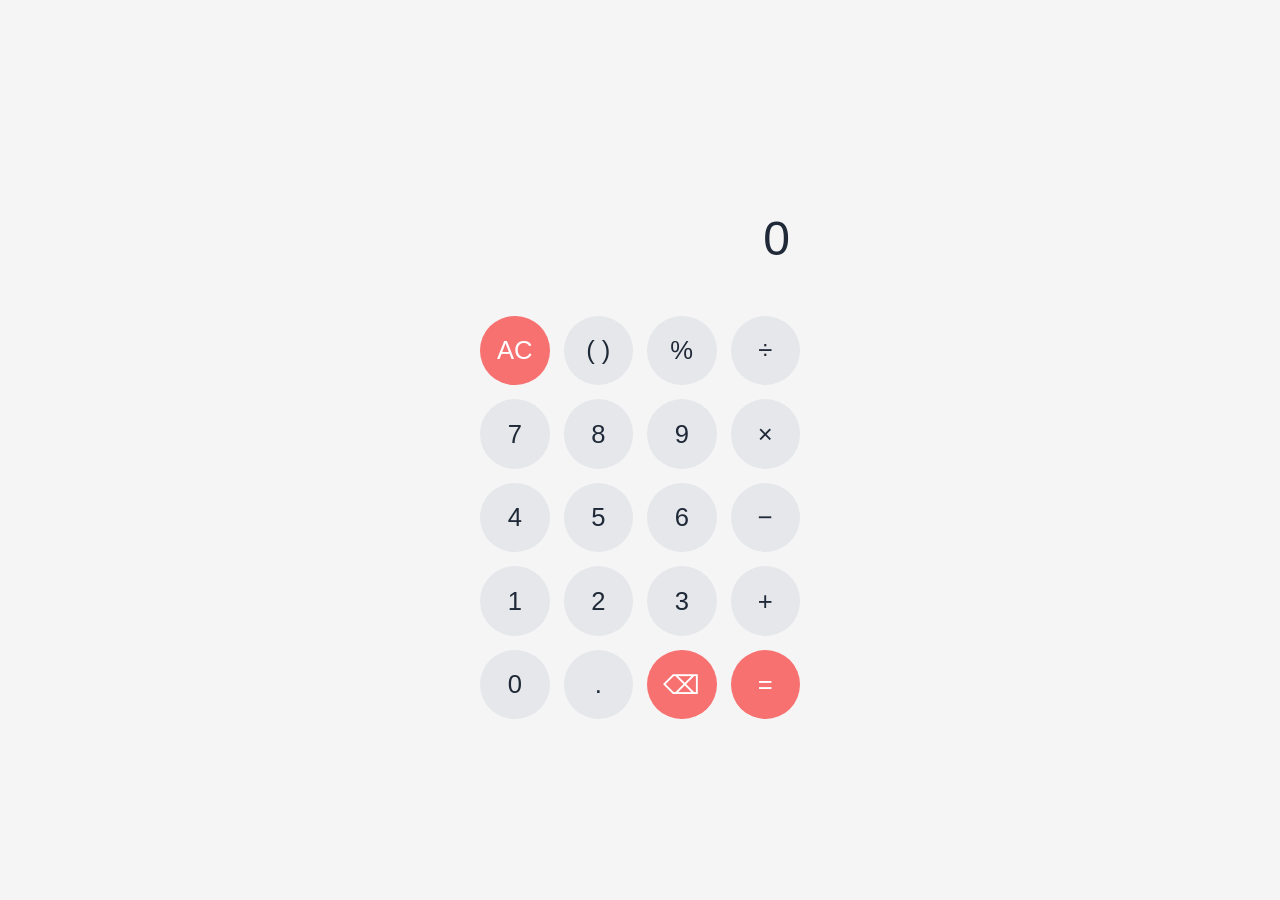
<file: calculator/index.html>
<!DOCTYPE html>
<html lang="en">
<head>
    <meta charset="UTF-8">
    <meta name="viewport" content="width=device-width, initial-scale=1.0">
    <title>Calculator</title>
    <link rel="stylesheet" href="calculator.css">
</head>
<body>

    <main class="calculator">

        <div class="display">
            <span id="display" aria-live="polite">0</span>
        </div>

        <div class="buttons" role="group" aria-label="Calculator buttons">

            <button type="button" class="btn btn-clear" data-action="clear">AC</button>
            <button type="button" class="btn btn-operator" data-action="parens">( )</button>
            <button type="button" class="btn btn-operator" data-value="%">%</button>
            <button type="button" class="btn btn-operator" data-value="/">÷</button>

            <button type="button" class="btn" data-value="7">7</button>
            <button type="button" class="btn" data-value="8">8</button>
            <button type="button" class="btn" data-value="9">9</button>
            <button type="button" class="btn btn-operator" data-value="*">× </button>

            <button type="button" class="btn" data-value="4">4</button>
            <button type="button" class="btn" data-value="5">5</button>
            <button type="button" class="btn" data-value="6">6</button>
            <button type="button" class="btn btn-operator" data-value="-">−</button>

            <button type="button" class="btn" data-value="1">1</button>
            <button type="button" class="btn" data-value="2">2</button>
            <button type="button" class="btn" data-value="3">3</button>
            <button type="button" class="btn btn-operator" data-value="+">+</button>

            <button type="button" class="btn" data-value="0">0</button>
            <button type="button" class="btn" data-value=".">.</button>
            <button type="button" class="btn btn-clear" data-action="delete">⌫</button>
            <button type="button" class="btn btn-equals" data-action="equals">=</button>

        </div>

    </main>

    <script src="calculator.js"></script>
</body>
</html>
</file>
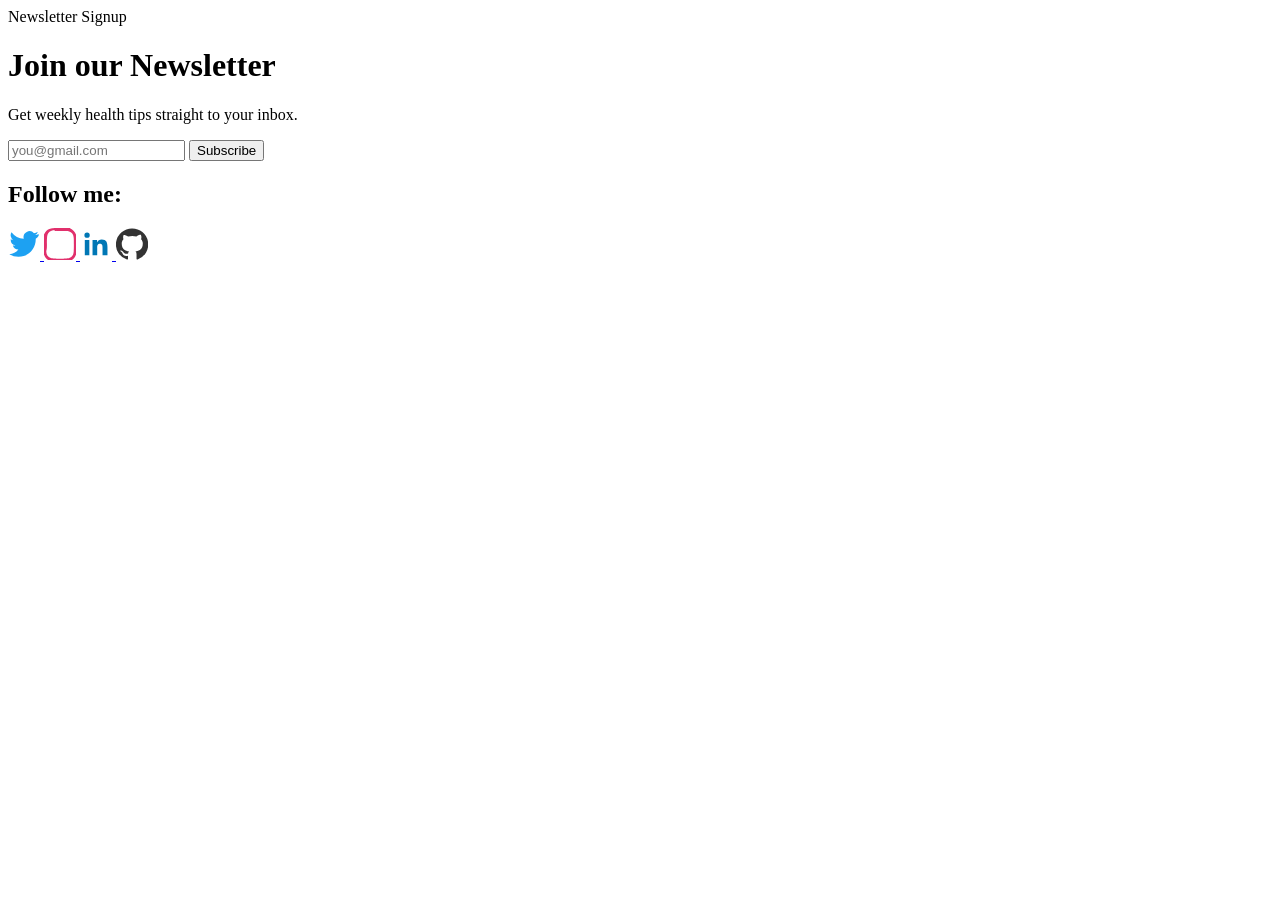
<file: NewsLetterSignupForm/newsletter-Signup.html>
<!DOCTYPE html>
<html lang="en">
    <head>
        <meta charset="UTF-8">
        <meta name="viewpoint" content="width=device-width, initial-scale=1">
        <tittle>Newsletter Signup</tittle>
    </head>
    <body>
        <div>
        <h1> Join our Newsletter</h1>
        <p> Get weekly health tips straight to your inbox.</p>

        <form action="https://formspree.io/f/" method="post">
            <input type="email" name="email" placeholder="you@gmail.com" required>
            <button type="submit"> Subscribe</button>
    </form>
</div>

<footer>

    <h2>Follow me:</h2>


    <a href="https://x.com/Amarachizita464" target="_blank" rel="noopener noreferrer">
      <svg xmlns="http://www.w3.org/2000/svg" width="32" height="32" viewBox="0 0 24 24" fill="#1DA1F2">
        <path d="M23 4.5c-.8.4-1.7.6-2.6.8a4.5 4.5 0 0 0 2-2.5c-.9.5-1.9.9-2.9 1.1a4.5 4.5 0 0 0-7.7 4.1A12.8 12.8 0 0 1 2.6 3.1a4.5 4.5 0 0 0 1.4 6 4.4 4.4 0 0 1-2-.6v.1a4.5 4.5 0 0 0 3.6 4.4 4.5 4.5 0 0 1-2 .1 4.5 4.5 0 0 0 4.2 3.1A9.1 9.1 0 0 1 1 19.6a12.8 12.8 0 0 0 6.9 2c8.3 0 12.9-6.9 12.9-12.9v-.6c.9-.6 1.6-1.4 2.2-2.3z"/>
      </svg>
    </a>

    <a href="https://www.facebook.com/NurseZita7083" target="_blank" rel="noopener noreferrer">
      <svg xmlns="http://www.w3.org/2000/svg" width="32" height="32" viewBox="0 0 24 24" fill="#E1306C">
        <path d="M12 2.2c3.2 0 3.6 0 4.9.1 1.2.1 2 .3 2.4.5.6.2 1 .5 1.5 1 .4.4.7.8 1 1.5.2.4.4 1.2.5 2.4.1 1.3.1 1.7.1 4.9s0 3.6-.1 4.9c-.1 1.2-.3 2-.5 2.4-.2.6-.5 1-1 1.5-.4.4-.8.7-1.5 1-.4.2-1.2.4-2.4.5-1.3.1-1.7.1-4.9.1s-3.6 0-4.9-.1c-1.2-.1-2-.3-2.4-.5-.6-.2-1-.5-1.5-1-.4-.4-.7-.8-1-1.5-.2-.4-.4-1.2-.5-2.4C2.2 15.6 2.2 15.2 2.2 12s0-3.6.1-4.9c.1-1.2.3-2 .5-2.4.2-.6.5-1 1-1.5.4-.4.8-.7 1.5-1 .4-.2 1.2-.4 2.4-.5C8.4 2.2 8.8 2.2 12 2.2M12 0C8.7 0 8.3 0 7 .1 5.7.1 4.8.3 4 .7c-.9.3-1.6.8-2.3 1.5C1 2.9.6 3.6.2 4.5-.2 5.3-.4 6.2-.4 7.5-.5 8.8-.5 9.2-.5 12.5s0 3.7.1 5c.1 1.3.2 2.2.6 3 .3.9.8 1.6 1.5 2.3.7.7 1.4 1.2 2.3 1.5.8.4 1.7.5 3 .6 1.3.1 1.7.1 5 .1s3.7 0 5-.1c1.3-.1 2.2-.2 3-.6.9-.3 1.6-.8 2.3-1.5.7-.7 1.2-1.4 1.5-2.3.4-.8.5-1.7.6-3 .1-1.3.1-1.7.1-5s0-3.7-.1-5c-.1-1.3-.2-2.2-.6-3-.3-.9-.8-1.6-1.5-2.3C21.1.9 20.4.5 19.5.1 18.7-.3 17.8-.4 16.5-.5 15.2-.5 14.8-.5 12-.5z"/>
      </svg>
    </a>

    <a href="https://linkedin.com/in/amarachi-zitalovelyn-379a7b238" target="_blank" rel="noopener noreferrer">
      <svg xmlns="http://www.w3.org/2000/svg"width="32" height="32" viewBox="0 0 24 24" fill="#0077B5">
        <path d="M20.4 20.4h-3.5v-5.6c0-1.3 0-3-1.9-3s-2.1 1.4-2.1 2.9v5.7H9.4V9h3.4v1.6h.1c.5-.9 1.6-1.9 3.4-1.9 3.6 0 4.3 2.4 4.3 5.5v6.2zM5.3 7.4a2 2 0 1 1 0-4 2 2 0 0 1 0 4zM7 20.4H3.6V9H7v11.4z"/>
      </svg>
    </a>

    <a href="https://github.com/AmarachiZitalovelyn" target="_blank" rel="noopener noreferrer">
      <svg xmlns="http://www.w3.org/2000/svg" width="32" height="32" viewBox="0 0 24 24" fill="#333">
        <path d="M12 .3a12 12 0 0 0-3.8 23.4c.6.1.8-.3.8-.6v-2.2c-3.3.7-4-1.6-4-1.6-.6-1.4-1.4-1.7-1.4-1.7-1.1-.8.1-.8.1-.8 1.2.1 1.9 1.3 1.9 1.3 1.1 1.8 2.8 1.3 3.5 1 .1-.8.4-1.3.7-1.6-2.7-.3-5.5-1.3-5.5-5.9 0-1.3.5-2.4 1.3-3.2-.1-.3-.6-1.5.1-3.2 0 0 1-.3 3.4 1.2a11.6 11.6 0 0 1 6.2 0c2.4-1.6 3.4-1.2 3.4-1.2.7 1.7.2 2.9.1 3.2.8.8 1.3 1.9 1.3 3.2 0 4.6-2.8 5.6-5.5 5.9.4.4.8 1.1.8 2.2v3.3c0 .3.2.7.8.6A12 12 0 0 0 12 .3z"/>
      </svg>
    </a>
  </footer>


</body>
</html>
</file>
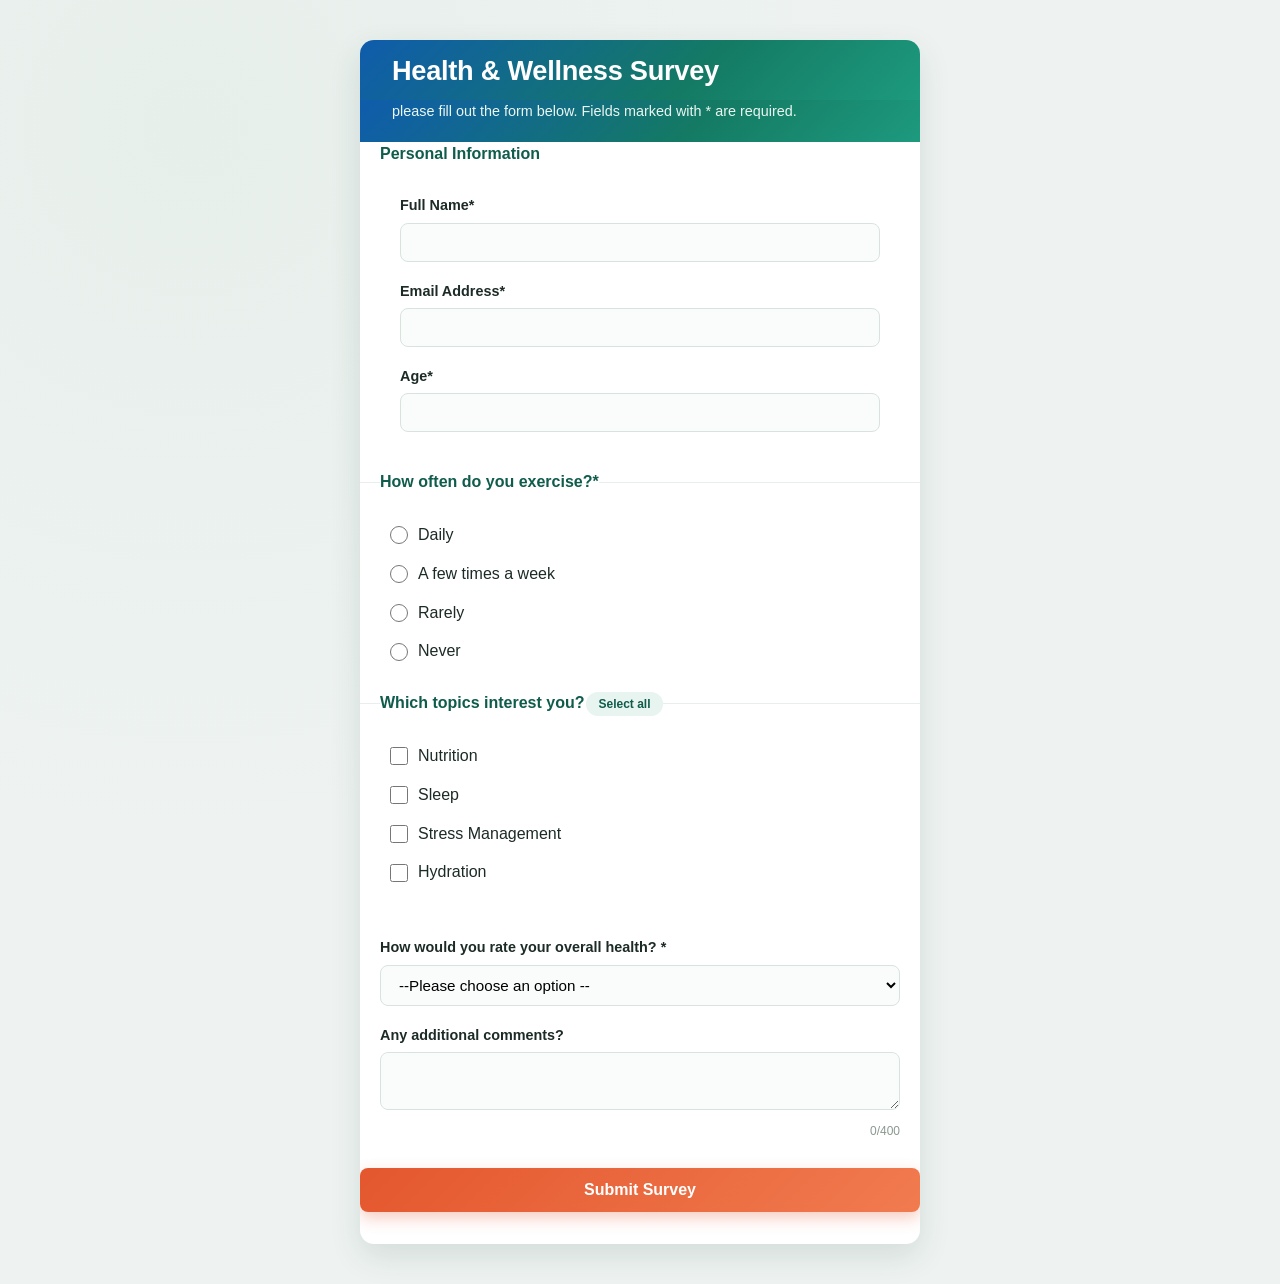
<file: SurveyForm/Surveyform.html>
<!DOCTYPE html>
<html lang="en">
    <head>
        <meta charset="utf-8">
        <meta name="viewpoint" content="width=device-width, initialscale=1">
        <title> Health and Wellness Survey </title>
        <link rel="stylesheet" href="stylesheet/style.css">
    </head>
    <body>

            <form class="survey-form" action="https://formspree.io/f/xzezrjkr" method="post" novalidate>
                <div class="survey-container">

            <h1 class="survey-title"> Health & Wellness Survey </h1>
            <p  class="survey-subtitle"> please fill out the form below. Fields marked with * are required.</p>

            <fieldset class="form-section"> 
            <legend> Personal Information</legend>

            <div class="form-field">
                <label for="fullname"> Full Name* </label>
            <input class="text-input" type="text" id="full-name" name="full-name"  required maxilength="20">
            <span class="error-message">Please enter your name.</span>
            </div>

            <div class="form-field">
                <label for="email address"> Email Address* </label>
            <input class="text-input" type="test" id="email-address" name="email-address" required>
            <span class="error-message">Please enter your valid email.</span>
            </div>


            <div class="form-field">
                <label for="age"> Age* </label>
            <input class="text-input" for="age" id="age" name="age" min="15" maxi="120"> 
            </div>
            </fieldset>

        <fieldset class="form-section">
        <legend> How often do you exercise?* </legend>

        <div class="radio-group">
        <input class="radio-input" type="radio" id="exercise-daily" name="exercise" value="daily" required>
        <label for="exercise-daily"> Daily</label>
        </div>

            <div class="radio-group">
            <input  class="radio-input" type="radio" id="exercise-weekly" name="exercise" value="weekly">
            <label for="exercise-weekly"> A few times a week</label>
            </div>

        <div class="radio-group">
        <input class="radio-input" type="radio" id="exercise-rarely" name="exercise" value="rarely">
        <label for="exercise-rarely"> Rarely</label>
        </div>

            <div class="radio-group">
            <input class="radio-input" type="radio" id="exercise-never" name="exercise" value="never">
            <label for exercise-never> Never</label>
            </div>
            <span class="error-message" id="exercise-error">Please choose an option</span>
        </fieldset>

        <fieldset class="form-section">
            <legend>
                Which topics interest you?
                <button type="button" class="select-all-btn" id="select-all-btn"> Select all</button> 
            </legend>

            <div class="checkbox-group">
            <input class="checkbox-input" type="checkbox" id="topic-nutrition" name="topic" value="nutrition">
            <label for topic-nutrition> Nutrition</label>
            </div>

            <div class="checkbox-group">
            <input class="checkbox-input" type="checkbox" id="topic-sleep" name="topic" value="sleep">
            <label for="topic-sleep"> Sleep</label>
            </div>

            <div class="checkbox-group">
            <input class="checkbox-input" type="checkbox" id="topic-stress" name="topic" value="stress">
            <label for="topic-strss"> Stress Management</label>
            </div>

            <div class="checkbox-group">
            <input class="checkbox-input" type="checkbox" id="topic-hydration" name="topic" vale="hydration"> 
            <label for="topic-hydration"> Hydration</label>
            </div>
        </fieldset> 

        <div class="form-field">
        <label for="rating"> How would you rate your overall health? *</label>
        <select class="select-input" id="rating" name="rating" required>
            <option value="">--Please choose an option --</option>
            <option value="excellent"> Excellent</option>
            <option value="good"> Good </option>
            <option value="fair"> Fair </option>
            <option value="poor"> Poor</option>
        </select>
        <span class="error-message">Please pick a rating.</span>
        </div>

        <div class="form-field">
        <label for="comments"> Any additional comments?</label>
        <textarea class="textarea-input" id="comments" name="comments" row="40" col="40" maxlength="400"></textarea>
        <span class="char-counter" id="char-counter">0/400</span>
        </div>

        <button class="submit-btn" type="submit"> Submit Survey</button>
        </form>
        <p class="success-message" id="success-message">Thanks - your response was recorded.</p>
        </div>
        <script src="script.js"></script>
        </body>
        </html>
</file>
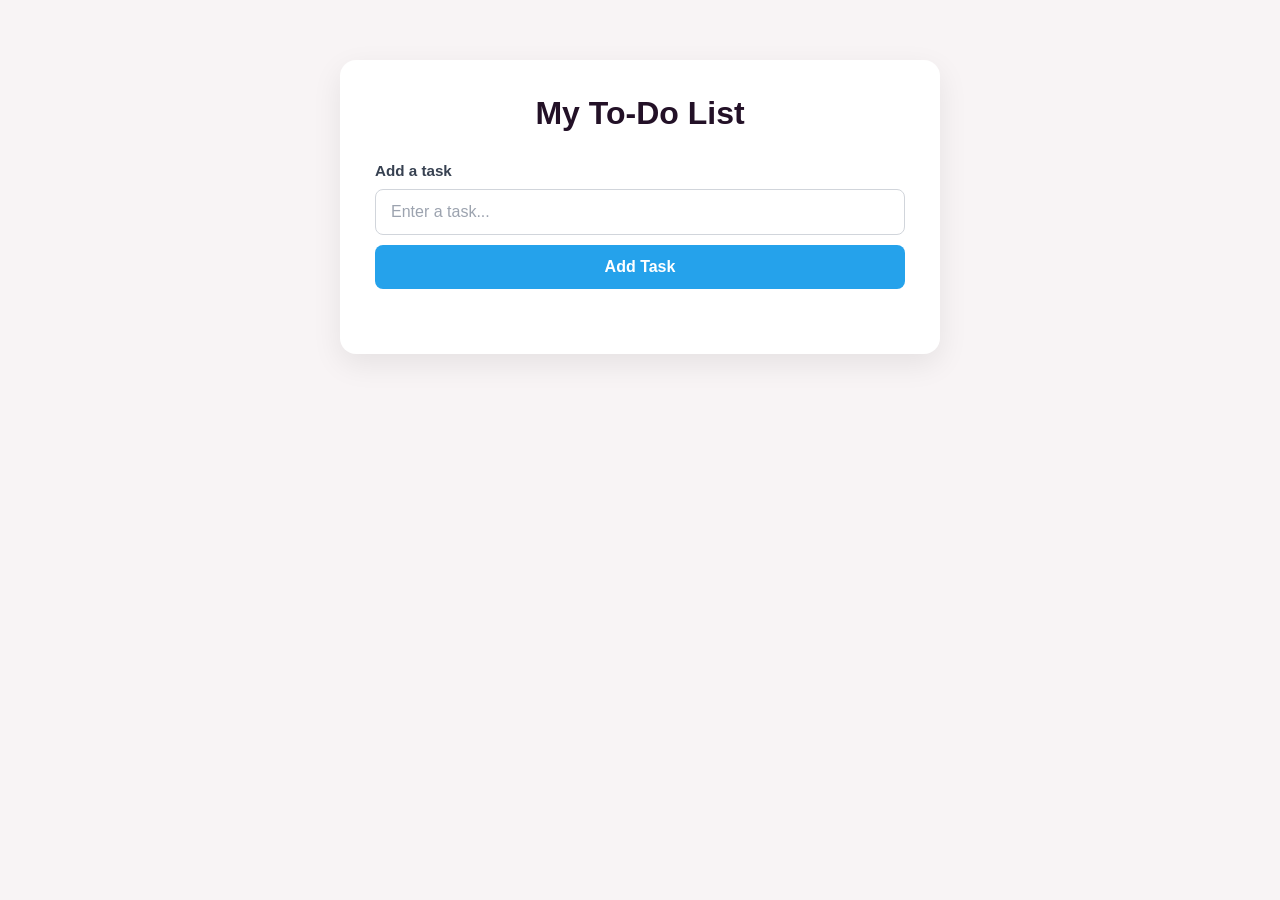
<file: to-do-list/to-do.html>
<!DOCTYPE html>
<html lang="en">
<head>
    <meta charset="UTF-8">
    <meta name="viewport" content="width=device-width, initial-scale=1.0">

    <title>To-Do List</title>

    <link rel="stylesheet" href="style.css">
</head>

<body>

    <main class="todo-container">

        <h1>My To-Do List</h1>

        <form class="todo-input">

            <label for="task-input">Add a task</label>

            <input 
                type="text"
                id="task-input"
                name="task"
                placeholder="Enter a task...">
            

            <button type="submit" id="add-btn">
                Add Task
            </button>

        </form>

        <ul id="task-list"></ul>

    </main>

    <script src="script.js"></script>

</body>
</html>
</file>
<file: calculator/calculator.css>
* {
  margin: 0;
  padding: 0;
  box-sizing: border-box;
}

body {
  font-family: Arial, Helvetica, sans-serif;
  background-color: #f5f5f5;
  display: flex;
  justify-content: center;
  align-items: center;
  padding: 20px;
  min-height: 100vh;
}

.calculator {
  width: 100%;
  max-width: 360px;
  padding: 20px;
}

.display {
  text-align: right;
  padding: 30px 10px 50px;
  overflow-x: auto;
}

.display span {
  font-size: 3rem;
  font-weight: 400;
  color:#1f2937;
  word-break: break-all;
}

.buttons {
  display: grid;
  grid-template-columns: repeat(4, 1fr);
  gap: 14px;
}

.btn {
  aspect-ratio: 1/1;
  width: 100%;
  border: none;
  border-radius: 50px;
  font-size: 1.6rem;
  background-color: #e5e7eb;
  color: #1f2937;
  font-weight: 500;
  cursor: pointer;
  transition: background 0.15s ease, transform 0.1s ease;
}

.btn:hover {
  background-color: #d4d4d8;
}

.btn:active {
  transform: scale(0.93);
}

.btn.operator {
  background-color: #d4d4d8;
  color: #1f2937;
  font-size: 1.8rem;
}

.btn.operator:hover {
  background-color: #c4c4c8;
}

.btn-clear,
.btn-equals {
  background-color: #f87171;
  color: #ffffff;
}

.btn-clear:hover,
.btn-equals:hover {
  background-color: #ef4444;
}

@media (max-width: 380px) {
  .display span {
    font-size: 2.4rem;
  }

  .btn {
    font-size: 1.3rem;
  }
}
</file>
<file: SurveyForm/stylesheet/style.css>
* {
  box-sizing: border-box;
  margin: 0;
  padding: 0;
}

body {
  font-family: 'Segoe UI', Roboto, -apple-system, sans-serif;
  background-color: #EEF3F1;
  background-image: radial-gradient(circle at 15% 10%, #E7EFEB 0%, #EEF3F1 45%);
  color: #1C2B27;
  line-height: 1.55;
  padding: 40px 16px;
  }

  .survey-container {
    max-width: 560px;
    margin: 0 auto;
    background-color: #ffffff;
    border-radius: 14px;
    padding: 0 0 32px 0;
    overflow: hidden;
    box-shadow: 0 12px 32px rgba(15,61,51,0.12);
  }

  /*HEADER*/
  .survey-title,
  .survey-subtitle {
    padding-left: 32px;
    padding-right: 32px;
  }

  .survey-title {
    font-size: 1.7rem;
    font-weight: 800;
    color: #ffffff;
    background: linear-gradient(135deg, #0F5CAC 0%, #147A63 60%, #1D9A7E 100%);
    padding-top: 10px;
    padding-bottom: 8px;
    letter-spacing: -0.01em;
  }

  .survey-subtitle {
    font-size: 0.9rem;
    color: #EAF6F1;
    background: linear-gradient(135deg, #0F5CAC 0%, #147A63 60%, #1D9A7E 100%);
    padding-bottom: 20px;
  }

  .survey-form {
    padding: 0 20px;
  }
  /*SECTION*/

  .form-section {
  border: none;
  border-top: 1px solid #E7EEEB;
  padding: 20px 20px;
}

.form-section:first-of-type {
  border-top: 8px;
  padding-top: 2px;
}

.form-section legend {
  font-weight: 700;
  font-size: 1rem;
  color: #0F5C4C;
  margin-bottom: 1px;
  display: flex;
  justify-content: center;
  align-items: center;
  gap: 2px;
}

/* ---- Fields ---- */
.form-field {
  margin-bottom: 18px;
  padding: 0 20px;
}

.form-field:first-of-type {
  margin-top: 24px;
}

.form-field label {
  display: block;
  font-size: 0.9rem;
  font-weight: 700;
  margin-bottom: 6px;
  color: #1C2B27;
}

.text-input,
.select-input,
.textarea-input {
  width: 100%;
  padding: 10px 14px;
  font-size: 0.95rem;
  border: 1px solid #D8E3DE;
  border-radius: 8px;
  background-color: #FAFCFB;
  transition: border-color 0.15s ease, box-shadow 0.15s ease;
}

.text-input:focus,
.select-input:focus,
.textarea-input:focus {
  outline: none;
  border-color: #1D9A7E;
  box-shadow: 0 0 0 4px rgba(29, 154, 126, 0.16);
  
}

.text-input.invalid,
.select-input.invalid {
  border-color: #E4572E;
  background-color: #FEF3F0;
}

.error-message {
  display: none;
  color: #E4572E;
  font-size: 0.8rem;
  margin-top: 5px;
  font-weight: 600;
}

.error-message.visible {
  display: block;
}

/* ---- Radio & checkbox rows ---- */
.radio-group,
.checkbox-group {
  display: flex;
  align-items: center;
  gap: 10px;
  padding: 7px 10px;
  border-radius: 8px;
  transition: background-color 0.15s ease;
}

.radio-group:hover,
.checkbox-group:hover {
  background-color: #F1F8F5;
}

.radio-input,
.checkbox-input {
  width: 18px;
  height: 18px;
  accent-color: #E4572E;
}

/* ---- Select all button ---- */
.select-all-btn {
  margin-left: auto;
  font-size: 0.75rem;
  font-weight: 700;
  color: #0F5C4C;
  background-color: #E7F4EF;
  border: none;
  border-radius: 20px;
  padding: 5px 12px;
  cursor: pointer;
  transition: background-color 0.15s ease;
}

.select-all-btn:hover {
  background-color: #CFEBE1;
}

/* ---- Character counter ---- */
.char-counter {
  display: block;
  text-align: right;
  font-size: 0.75rem;
  color: #8A978F;
  margin-top: 4px;
}

.char-counter.limit-close {
  color: #E4572E;
  font-weight: 700;
}

/* ---- Submit button ---- */
.submit-btn {
  width: 100%;
  padding: 13px;
  margin-top: 10px;
  font-size: 1rem;
  font-weight: 700;
  color: #ffffff;
  background: linear-gradient(135deg, #E4572E 0%, #F17B4F 100%);
  border: none;
  border-radius: 8px;
  cursor: pointer;
  box-shadow: 0 6px 16px rgba(228, 87, 46, 0.3);
  transition: transform 0.12s ease, box-shadow 0.12s ease;
}

.submit-btn:hover {
  transform: translateY(-1px);
  box-shadow: 0 8px 20px rgba(228, 87, 46, 0.38);
}

.submit-btn:active {
  transform: translateY(0);
}

.submit-btn:disabled {
  background: #C6CDC9;
  box-shadow: none;
  cursor: not-allowed;
}

/* ---- Success message ---- */
.success-message {
  display: none;
  margin: 16px 32px 0 32px;
  padding: 12px;
  background-color: #E7F4EF;
  border-left: 4px solid #0F5C4C;
  border-radius: 6px;
  color: #0F5C4C;
  font-size: 0.9rem;
  text-align: center;
  font-weight: 600;
}

.success-message.visible {
  display: block;
}

/* ---- Mobile ---- */
@media (max-width: 480px) {
  .survey-title,
  .survey-subtitle,
  .survey-form {
    padding-left: 20px;
    padding-right: 20px;
  }
  .radio-group,
  .checkbox-group {
    padding: 8px 6px;
  }
  .submit-btn {
    font-size: 0.95rem;
  }
}

/* TABLET*/
@media (max-width: 768px) {
 body{
  padding: 24px 12px;
 } 

.survey-container {
max-width: 100%;
}
.survey-title {
  font-size: 1.5rem;
}
}
</file>
<file: to-do-list/style.css>
*{
  margin:0;
  padding: 0;
  box-sizing: border-box;
}

body {
  font-family: Arial, Helvetica, sans-serif;
  min-height: 100vh;
  display: flex;
  justify-content: center;
  align-items: flex-start;
  padding: 60px 20px;
  background: #f8f4f5;
  color: #1f2937;
}

.todo-container {
  width: 100%;
  max-width: 600px;
  background: #ffffff;
  padding: 35px;
  border-radius: 16px;
  box-shadow: 0 10px 30px rgba(0,0,0,0.08);
}

.todo-container h1 {
  text-align: center;
  font-size: 2rem;
  font-weight: 700;
  margin-bottom: 30px;
  color: #231127;
}

.todo-input {
  display: flex;
  flex-direction: column;
  gap: 10px;
  margin-bottom: 30px;
}

.todo-input label {
  font-size: 0.95rem;
  font-weight: 600;
  color: #374151;
}

.todo-input input {
  width: 100%;
  padding: 13px 15px;
  border: 1px solid #d1d5db;
  border-radius: 8px;
  font-size: 1rem;
  outline: none;
  transition: border-color 0.2s ease, box-shadow 0.2s ease;
}

.todo-input input::placeholder {
  color: #9ca3af
}

.todo-input input:focus {
  border-color: #2563eb;
  box-shadow: 0 0 0 3px rgba(129, 37, 235, 0.12);
} 

#add-btn {
  width: 100%;
  padding: 13px 20px;
  border: none;
  border-radius: 8px;background: #25a2eb;
  color: #ffffff;
  font-size: 1rem;
  font-weight: 700;
  cursor: pointer;
  transition: background 0.2s ease, transform 0.1s ease;
}
#add-btn:hover {
  background: #1d4ed8;
}
#add-btn:active {
  transform: scale(0.98);
}

#task-list {
  list-style: none;
  display: flex;
  flex-direction: column;
  gap: 10px;
}

#task-list li {
  display: flex;
  align-items: center;
  justify-content: space-between;
  gap: 15px;
  padding: 14px 16px;
  background: #f9fafb;
  border: 1px solid #e5e7eb;
  border-radius: 10px;
  font-size: 1rem;
  color: #374151;
}

.task-content {
  display: flex;
  align-items: center;
  gap: 10px;
}

.task-content input [type="checkbox"] {
  width: 18px;
  height: 18px;
  cursor: pointer;
  flex-shrink: 0;
}

.task-content span.completed {
  text-decoration: line-through;
  color: #9ca3af;
}

.delete-btn {
  background: #ef4444;
  color: #ffffff;
  border: none;
  border-radius: 6px;
  padding: 6px 12px;
  font-size: 0.9rem;
  cursor:pointer
}

@media (max-width: 600px) {
  body {
    padding: 30px 15px;
  }
  .todo-container {
    padding: 25px 20px;
  }
  .todo-container h1 {
    font-size: 1.6rem;
  }
}
</file>
